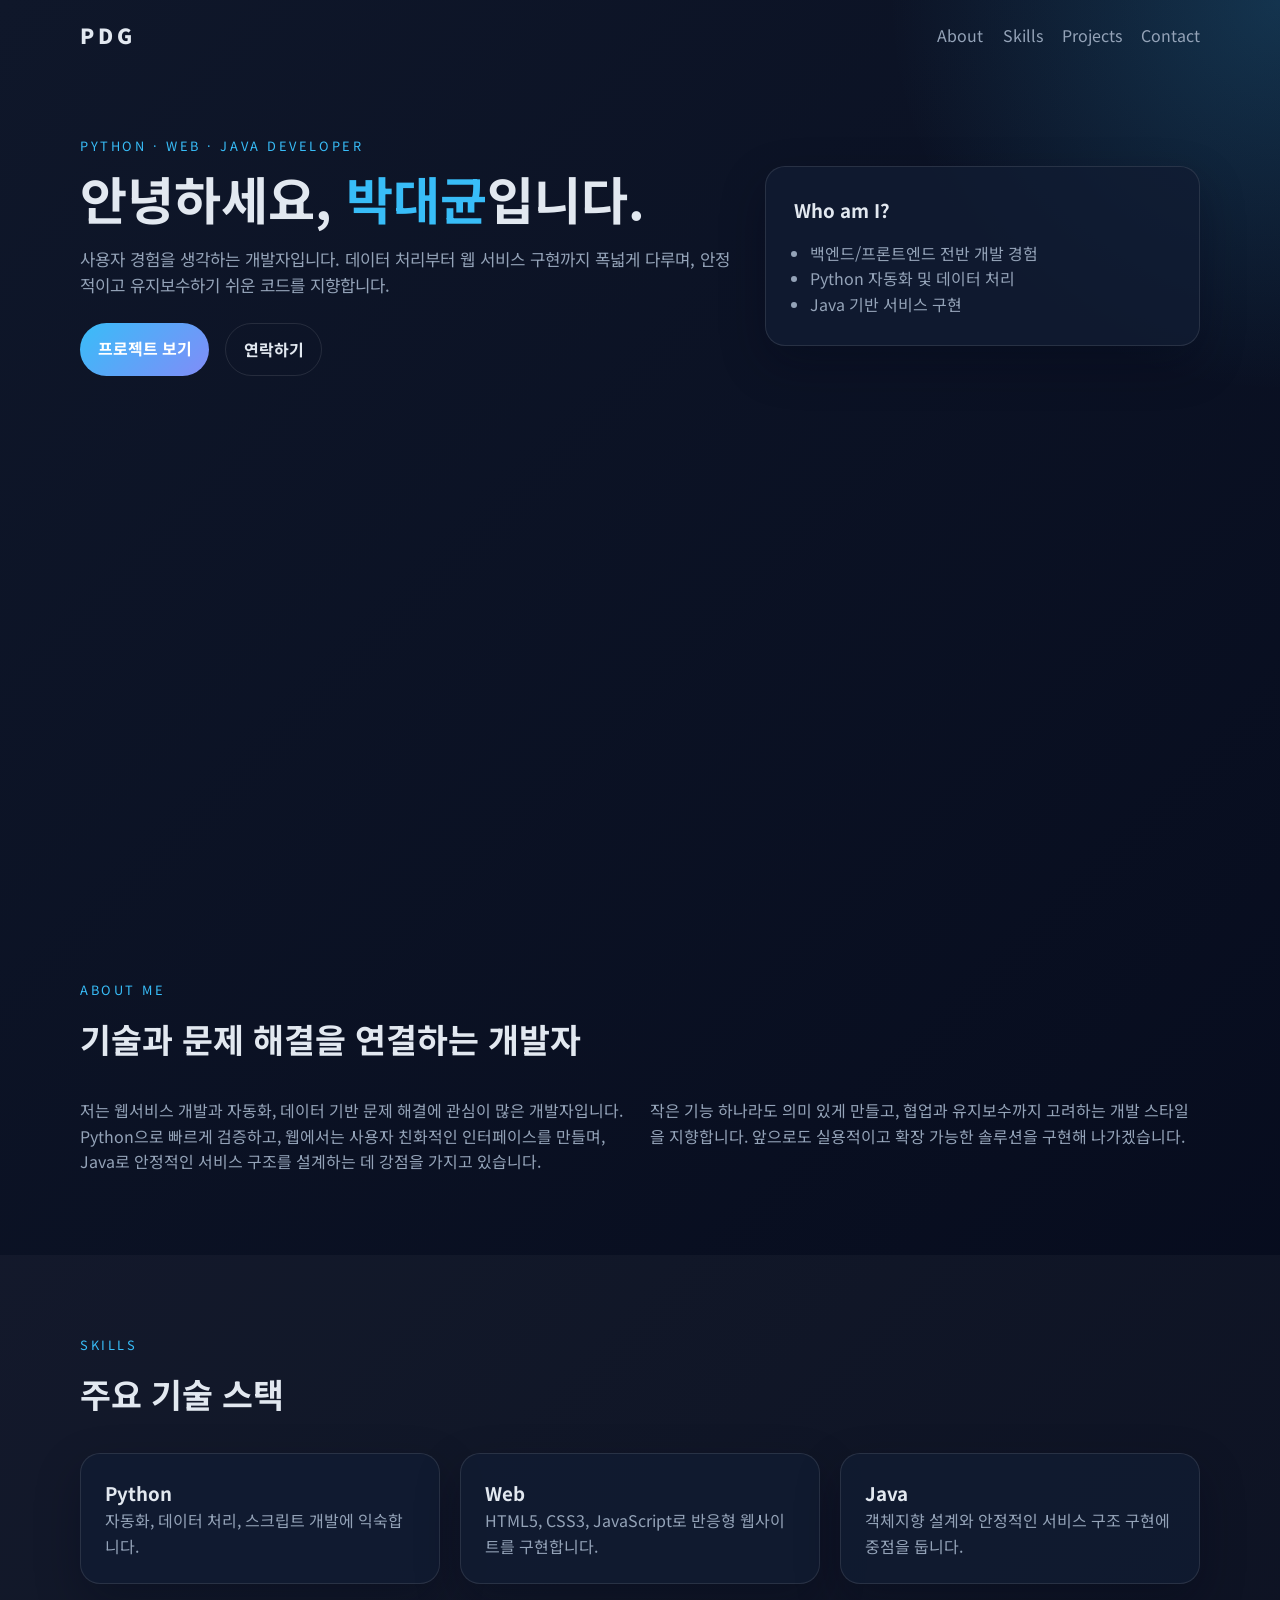
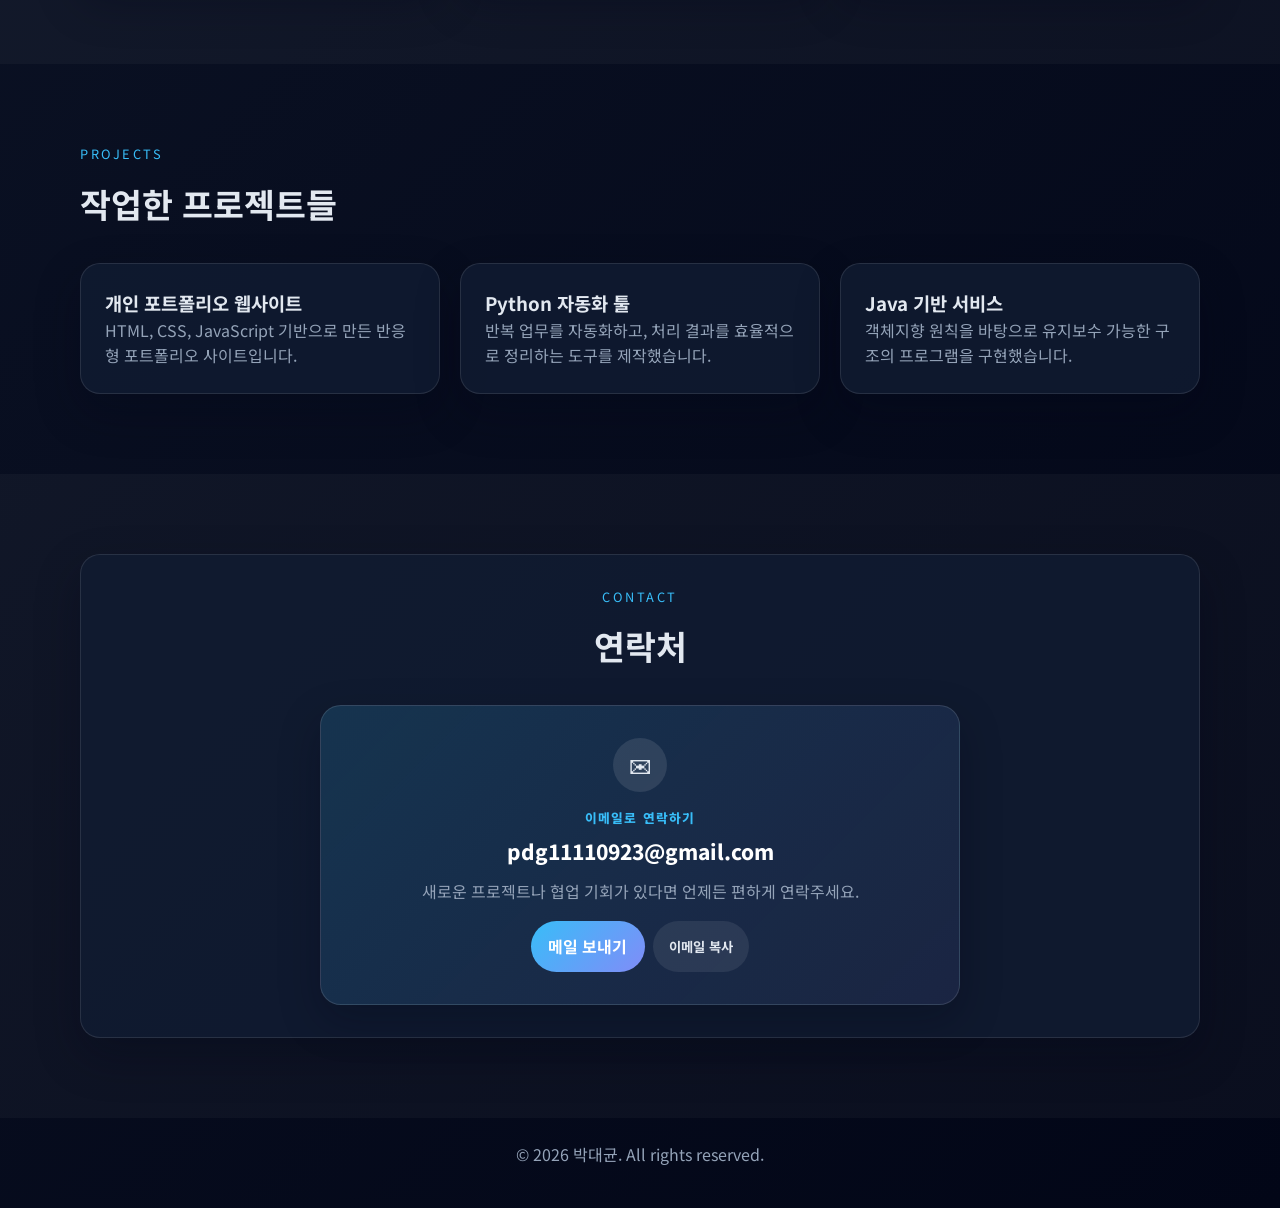
<file: DemoProfile/index.html>
<!DOCTYPE html>
<html lang="ko">
  <head>
    <meta charset="UTF-8" />
    <meta name="viewport" content="width=device-width, initial-scale=1.0" />
    <title>박대균 | Portfolio</title>
    <meta
      name="description"
      content="박대균의 개인 포트폴리오 웹사이트입니다. Python, Web, Java 기반 개발 경험을 소개합니다."
    />
    <link rel="preconnect" href="https://fonts.googleapis.com" />
    <link rel="preconnect" href="https://fonts.gstatic.com" crossorigin />
    <link
      href="https://fonts.googleapis.com/css2?family=Noto+Sans+KR:wght@400;500;700;900&display=swap"
      rel="stylesheet"
    />
    <link rel="stylesheet" href="styles.css" />
  </head>
  <body>
    <header class="hero">
      <nav class="nav container">
        <a href="#home" class="logo">PDG</a>
        <button class="nav-toggle" aria-label="메뉴 열기">
          <span></span>
          <span></span>
          <span></span>
        </button>
        <ul class="nav-links">
          <li><a href="#about">About</a></li>
          <li><a href="#skills">Skills</a></li>
          <li><a href="#projects">Projects</a></li>
          <li><a href="#contact">Contact</a></li>
        </ul>
      </nav>

      <section id="home" class="hero-content container">
        <div class="hero-text">
          <p class="eyebrow">Python · Web · Java Developer</p>
          <h1>안녕하세요, <span>박대균</span>입니다.</h1>
          <p class="intro">
            사용자 경험을 생각하는 개발자입니다. 데이터 처리부터 웹 서비스 구현까지
            폭넓게 다루며, 안정적이고 유지보수하기 쉬운 코드를 지향합니다.
          </p>
          <div class="hero-actions">
            <a href="#projects" class="btn btn-primary">프로젝트 보기</a>
            <a href="#contact" class="btn btn-secondary">연락하기</a>
          </div>
        </div>
        <div class="hero-card">
          <h3>Who am I?</h3>
          <ul>
            <li>백엔드/프론트엔드 전반 개발 경험</li>
            <li>Python 자동화 및 데이터 처리</li>
            <li>Java 기반 서비스 구현</li>
          </ul>
        </div>
      </section>
    </header>

    <main>
      <section id="about" class="section container">
        <div class="section-title">
          <p class="eyebrow">About Me</p>
          <h2>기술과 문제 해결을 연결하는 개발자</h2>
        </div>
        <div class="about-grid">
          <p>
            저는 웹서비스 개발과 자동화, 데이터 기반 문제 해결에 관심이 많은 개발자입니다.
            Python으로 빠르게 검증하고, 웹에서는 사용자 친화적인 인터페이스를 만들며,
            Java로 안정적인 서비스 구조를 설계하는 데 강점을 가지고 있습니다.
          </p>
          <p>
            작은 기능 하나라도 의미 있게 만들고, 협업과 유지보수까지 고려하는 개발 스타일을 지향합니다.
            앞으로도 실용적이고 확장 가능한 솔루션을 구현해 나가겠습니다.
          </p>
        </div>
      </section>

      <section id="skills" class="section section-alt">
        <div class="container">
          <div class="section-title">
            <p class="eyebrow">Skills</p>
            <h2>주요 기술 스택</h2>
          </div>
          <div class="skills-grid">
            <article class="card">
              <h3>Python</h3>
              <p>자동화, 데이터 처리, 스크립트 개발에 익숙합니다.</p>
            </article>
            <article class="card">
              <h3>Web</h3>
              <p>HTML5, CSS3, JavaScript로 반응형 웹사이트를 구현합니다.</p>
            </article>
            <article class="card">
              <h3>Java</h3>
              <p>객체지향 설계와 안정적인 서비스 구조 구현에 중점을 둡니다.</p>
            </article>
          </div>
        </div>
      </section>

      <section id="projects" class="section container">
        <div class="section-title">
          <p class="eyebrow">Projects</p>
          <h2>작업한 프로젝트들</h2>
        </div>
        <div class="projects-grid">
          <article class="project-card">
            <h3>개인 포트폴리오 웹사이트</h3>
            <p>HTML, CSS, JavaScript 기반으로 만든 반응형 포트폴리오 사이트입니다.</p>
          </article>
          <article class="project-card">
            <h3>Python 자동화 툴</h3>
            <p>반복 업무를 자동화하고, 처리 결과를 효율적으로 정리하는 도구를 제작했습니다.</p>
          </article>
          <article class="project-card">
            <h3>Java 기반 서비스</h3>
            <p>객체지향 원칙을 바탕으로 유지보수 가능한 구조의 프로그램을 구현했습니다.</p>
          </article>
        </div>
      </section>

      <section id="contact" class="section section-alt">
        <div class="container contact-box">
          <div class="section-title">
            <p class="eyebrow">Contact</p>
            <h2>연락처</h2>
          </div>
          <div class="contact-card">
            <div class="contact-icon">✉</div>
            <p class="contact-label">이메일로 연락하기</p>
            <a href="mailto:pdg11110923@gmail.com" class="contact-email">
              pdg11110923@gmail.com
            </a>
            <p class="contact-text">
              새로운 프로젝트나 협업 기회가 있다면 언제든 편하게 연락주세요.
            </p>
            <div class="contact-actions">
              <a href="mailto:pdg11110923@gmail.com" class="btn btn-primary">메일 보내기</a>
              <button type="button" class="btn btn-secondary copy-btn" data-email="pdg11110923@gmail.com">
                이메일 복사
              </button>
            </div>
          </div>
        </div>
      </section>
    </main>

    <footer class="footer">
      <div class="container footer-content">
        <p>© <span id="year"></span> 박대균. All rights reserved.</p>
      </div>
    </footer>

    <script src="script.js"></script>
  </body>
</html>
</file>
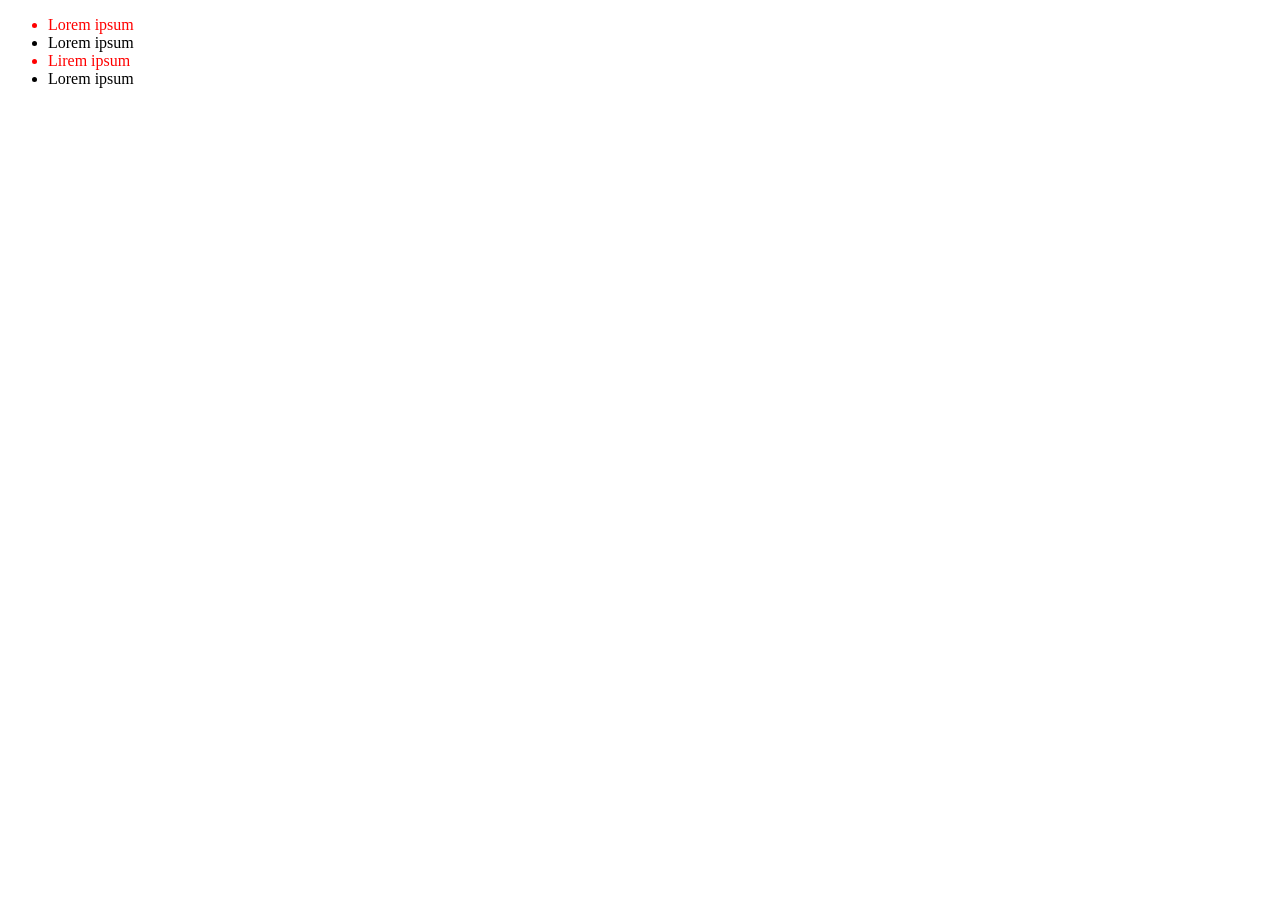
<file: Chap09_Selector.html>
﻿<!DOCTYPE html>
<html xmlns="http://www.w3.org/1999/xhtml">
<head>
<meta http-equiv="Content-Type" content="text/html; charset=utf-8"/>
    <title></title>
    <style>
        /* class 속성으로 select를 가지는 태그의 color속성을  red로 지정한다 */
        .select {
            color: red;
        } 
    </style>
</head>
<body>
    <ul>
        <li class="select">Lorem ipsum</li>
        <li>Lorem ipsum</li>
        <li class="select">Lirem ipsum</li>
        <li>Lorem ipsum</li>
    </ul>
</body>
</html>
</file>
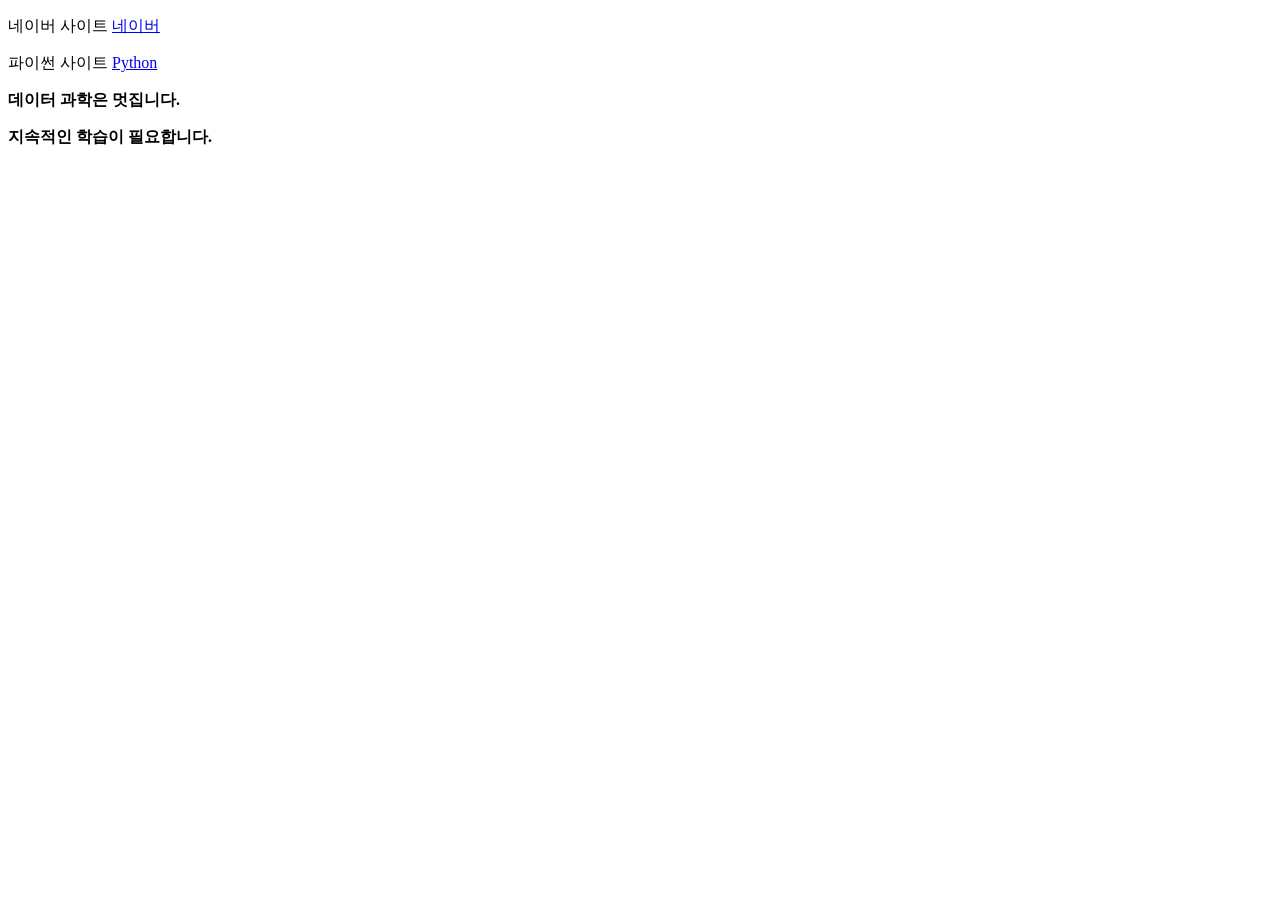
<file: Chap09_test.html>
<!DOCTYPE html>
<html>
    <head>
        <title>
            아주 쉬운 HTML문서 샘플입니다.
        </title>
    </head>
    <body>
        <div>
            <p class="inner-text" id="first">
                네이버 사이트
                <a href="http://www.naver.com" id="credu">
                네이버
                </a>
            </p>
            <p class="inner-text">
                파이썬 사이트
                <a href="https://www.python.org" id="python">
                Python 
                </a>
            </p>
        </div>
        <p class="outer-text" id="second">
            <b>
                데이터 과학은 멋집니다.
            </b>
        </p>
        <p class="outer-text">
            <b>
                지속적인 학습이 필요합니다. 
            </b>
        </p>
    </body>
</html>
</file>
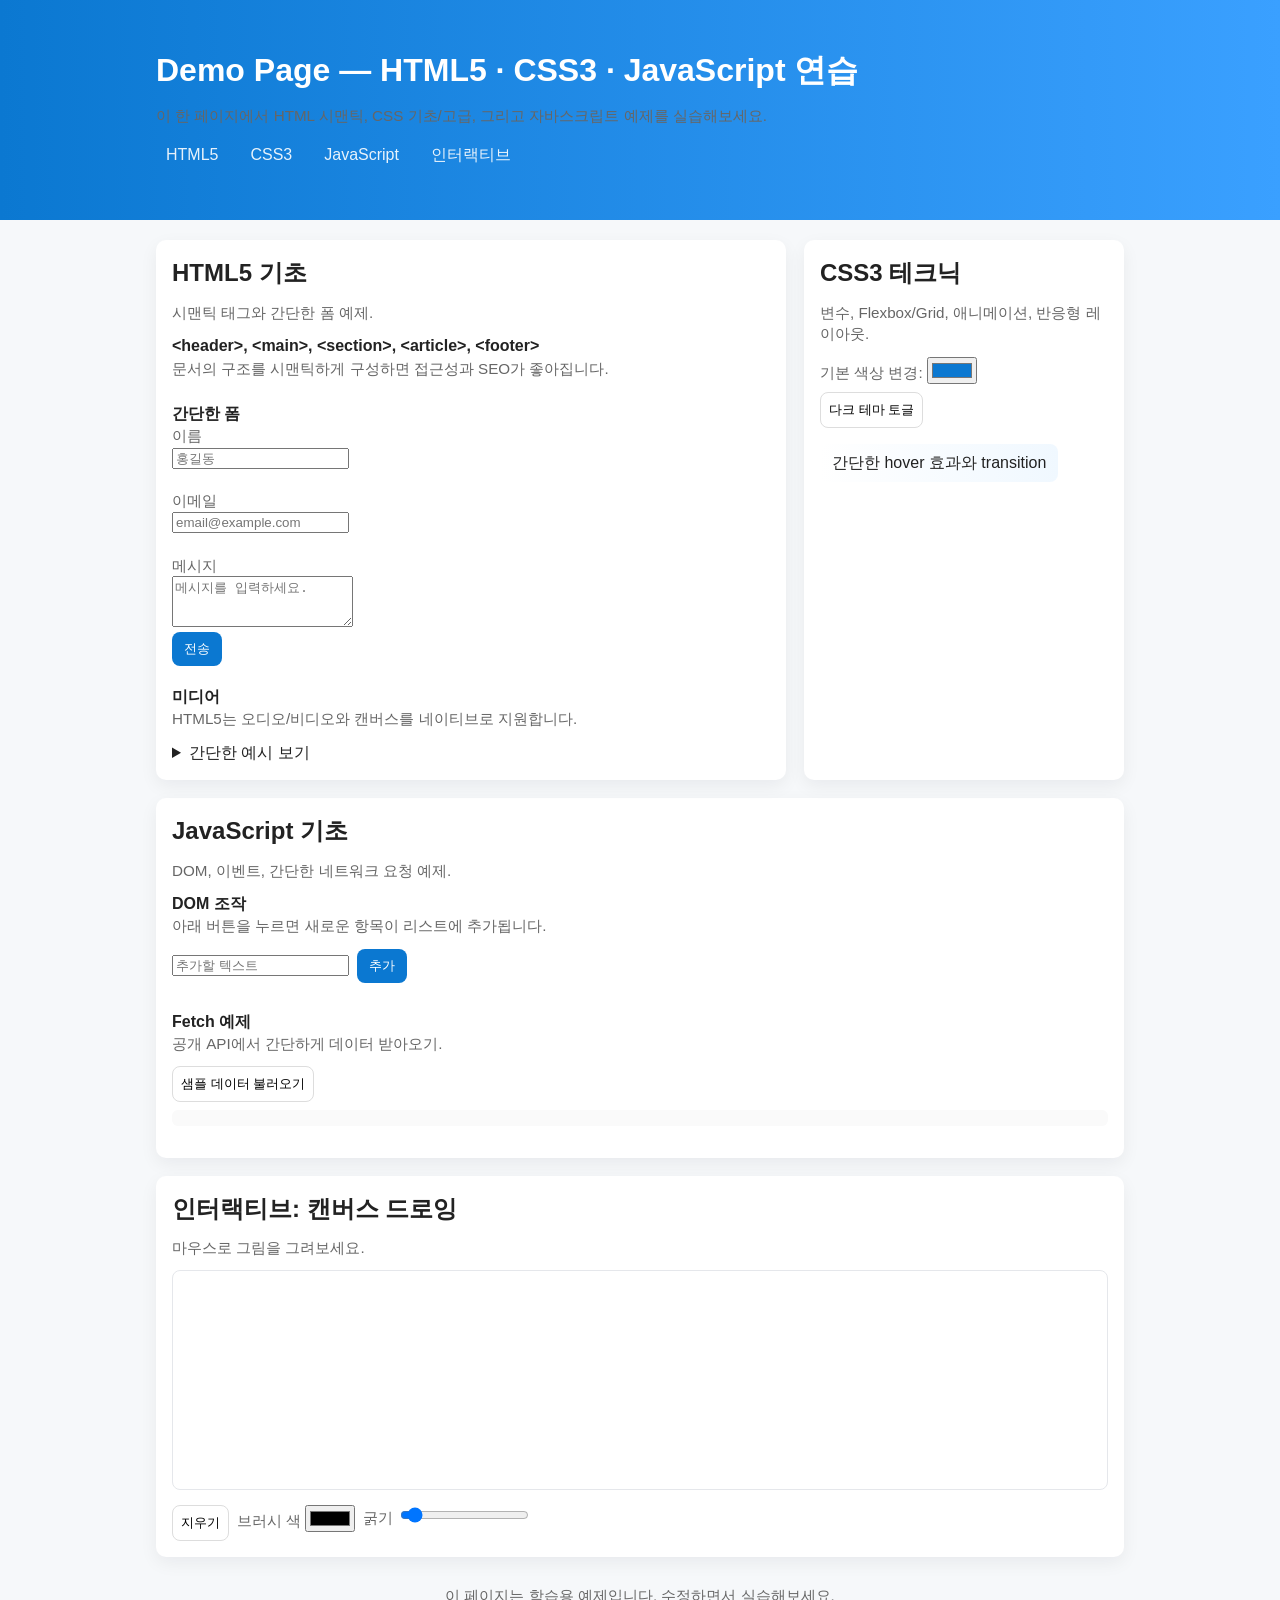
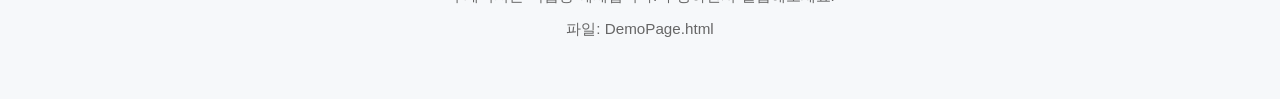
<file: DemoPage.html>
<!doctype html>
<html lang="ko">
<head>
  <meta charset="utf-8">
  <meta name="viewport" content="width=device-width,initial-scale=1">
  <title>Demo Page — HTML5 · CSS3 · JavaScript 연습</title>
  <style>
    :root{
      --bg:#f6f8fa;
      --card:#ffffff;
      --primary:#0b78d1;
      --text:#222;
      --muted:#666;
    }
    *{box-sizing:border-box}
    body{font-family:Inter,Segoe UI,Arial,sans-serif;margin:0;background:var(--bg);color:var(--text);line-height:1.4}
    header{background:linear-gradient(90deg,var(--primary),#3aa0ff);color:#fff;padding:28px 16px}
    .container{max-width:1000px;margin:20px auto;padding:0 16px}
    nav{display:flex;gap:12px;flex-wrap:wrap}
    nav a{color:rgba(255,255,255,0.95);text-decoration:none;padding:6px 10px;border-radius:6px;opacity:0.95}
    nav a:hover{opacity:1;filter:brightness(1.06)}
    .grid{display:grid;grid-template-columns:1fr 320px;gap:18px}
    .card{background:var(--card);padding:16px;border-radius:10px;box-shadow:0 6px 18px rgba(12,20,30,0.06)}
    h1,h2{margin:0 0 12px 0}
    p{margin:0 0 12px}
    .small{color:var(--muted);font-size:0.95rem}
    .section-list{display:grid;gap:12px;margin-top:12px}

    /* Buttons & form */
    .btn{background:var(--primary);color:#fff;padding:8px 12px;border-radius:8px;border:0;cursor:pointer}
    .muted{background:transparent;border:1px solid #ddd;padding:8px;border-radius:8px}

    /* Responsive */
    @media(max-width:880px){
      .grid{grid-template-columns:1fr}
    }

    /* Small demo animation */
    .pulse{display:inline-block;padding:8px 12px;border-radius:8px;background:linear-gradient(90deg,#fff, #f0f8ff);transition:transform .2s}
    .pulse:hover{transform:scale(1.03)}

    /* Canvas area */
    #drawCanvas{width:100%;height:220px;border-radius:8px;border:1px solid #e5e7eb;background:#fff}

    footer{margin:28px 0 60px;color:var(--muted);text-align:center}
  </style>
</head>
<body>
  <header>
    <div class="container">
      <h1>Demo Page — HTML5 · CSS3 · JavaScript 연습</h1>
      <p class="small">이 한 페이지에서 HTML 시맨틱, CSS 기초/고급, 그리고 자바스크립트 예제를 실습해보세요.</p>
      <nav>
        <a href="#html">HTML5</a>
        <a href="#css">CSS3</a>
        <a href="#js">JavaScript</a>
        <a href="#interactive">인터랙티브</a>
      </nav>
    </div>
  </header>

  <main class="container" id="main">
    <div class="grid">
      <section class="card" id="html">
        <h2>HTML5 기초</h2>
        <p class="small">시맨틱 태그와 간단한 폼 예제.</p>

        <article class="section-list">
          <div>
            <strong>&lt;header&gt;, &lt;main&gt;, &lt;section&gt;, &lt;article&gt;, &lt;footer&gt;</strong>
            <p class="small">문서의 구조를 시맨틱하게 구성하면 접근성과 SEO가 좋아집니다.</p>
          </div>

          <div>
            <strong>간단한 폼</strong>
            <form id="contact" class="small">
              <label>이름<br><input name="name" placeholder="홍길동" required></label><br><br>
              <label>이메일<br><input name="email" type="email" placeholder="email@example.com" required></label><br><br>
              <label>메시지<br><textarea name="msg" rows="3" placeholder="메시지를 입력하세요."></textarea></label><br>
              <button class="btn" type="submit">전송</button>
            </form>
            <div id="contactResult" class="small" style="margin-top:8px;color:var(--muted)"></div>
          </div>

          <div>
            <strong>미디어</strong>
            <p class="small">HTML5는 오디오/비디오와 캔버스를 네이티브로 지원합니다.</p>
            <details>
              <summary>간단한 예시 보기</summary>
              <video controls width="100%" style="max-width:420px;margin-top:8px">
                <source src="https://interactive-examples.mdn.mozilla.net/media/cc0-videos/flower.mp4" type="video/mp4">
                브라우저가 비디오 태그를 지원하지 않습니다.
              </video>
            </details>
          </div>
        </article>
      </section>

      <aside class="card" id="css">
        <h2>CSS3 테크닉</h2>
        <p class="small">변수, Flexbox/Grid, 애니메이션, 반응형 레이아웃.</p>

        <div style="display:flex;gap:8px;flex-direction:column">
          <div>
            <label class="small">기본 색상 변경: <input type="color" id="primaryColor" value="#0b78d1"></label>
          </div>
          <div>
            <button id="toggleTheme" class="muted">다크 테마 토글</button>
          </div>
          <div style="margin-top:8px">
            <div class="pulse">간단한 hover 효과와 transition</div>
          </div>
        </div>
      </aside>
    </div>

    <section class="card" id="js" style="margin-top:18px">
      <h2>JavaScript 기초</h2>
      <p class="small">DOM, 이벤트, 간단한 네트워크 요청 예제.</p>

      <div class="section-list">
        <div>
          <strong>DOM 조작</strong>
          <p class="small">아래 버튼을 누르면 새로운 항목이 리스트에 추가됩니다.</p>
          <div style="display:flex;gap:8px;align-items:center">
            <input id="itemText" placeholder="추가할 텍스트">
            <button id="addItem" class="btn">추가</button>
          </div>
          <ul id="items" style="margin-top:8px"></ul>
        </div>

        <div>
          <strong>Fetch 예제</strong>
          <p class="small">공개 API에서 간단하게 데이터 받아오기.</p>
          <button id="loadTodo" class="muted">샘플 데이터 불러오기</button>
          <pre id="todoResult" class="small" style="white-space:pre-wrap;margin-top:8px;background:#fafafa;padding:8px;border-radius:6px"></pre>
        </div>
      </div>
    </section>

    <section class="card" id="interactive" style="margin-top:18px">
      <h2>인터랙티브: 캔버스 드로잉</h2>
      <p class="small">마우스로 그림을 그려보세요.</p>
      <canvas id="drawCanvas"></canvas>
      <div style="margin-top:8px;display:flex;gap:8px">
        <button id="clearCanvas" class="muted">지우기</button>
        <label class="small">브러시 색 <input type="color" id="brushColor" value="#000000"></label>
        <label class="small">굵기 <input id="brushSize" type="range" min="1" max="30" value="3"></label>
      </div>
    </section>

    <footer>
      <p class="small">이 페이지는 학습용 예제입니다. 수정하면서 실습해보세요.</p>
      <p class="small">파일: DemoPage.html</p>
    </footer>
  </main>

  <script>
    // 폼 전송 처리 (preventDefault를 사용해 실제 네트워크 요청 없이 처리)
    document.getElementById('contact').addEventListener('submit', function(e){
      e.preventDefault();
      const f=new FormData(e.target);
      const name=f.get('name');
      const email=f.get('email');
      document.getElementById('contactResult').textContent = `감사합니다, ${name}님. (이메일: ${email})`;
      e.target.reset();
    });

    // CSS 변수 조작: 색 선택기
    const primaryColorInput = document.getElementById('primaryColor');
    primaryColorInput.addEventListener('input', e=>{
      document.documentElement.style.setProperty('--primary', e.target.value);
    });

    // 다크 테마 토글 (간단 구현)
    document.getElementById('toggleTheme').addEventListener('click', ()=>{
      const root = document.documentElement;
      const bg = getComputedStyle(root).getPropertyValue('--bg').trim();
      if(bg === '#f6f8fa'){
        root.style.setProperty('--bg','#0f1724');
        root.style.setProperty('--card','#0b1220');
        root.style.setProperty('--text','#e6eef8');
        root.style.setProperty('--muted','#9fb0c9');
      } else {
        root.style.setProperty('--bg','#f6f8fa');
        root.style.setProperty('--card','#ffffff');
        root.style.setProperty('--text','#222');
        root.style.setProperty('--muted','#666');
      }
    });

    // DOM 추가 예제
    const items = document.getElementById('items');
    document.getElementById('addItem').addEventListener('click', ()=>{
      const text = document.getElementById('itemText').value.trim();
      if(!text) return;
      const li = document.createElement('li');
      li.textContent = text;
      li.style.padding='6px 0';
      items.appendChild(li);
      document.getElementById('itemText').value='';
    });

    // Fetch 예제 (공개 샘플 API)
    document.getElementById('loadTodo').addEventListener('click', async ()=>{
      const out = document.getElementById('todoResult');
      out.textContent = '로딩 중...';
      try{
        const res = await fetch('https://jsonplaceholder.typicode.com/todos/1');
        const data = await res.json();
        out.textContent = JSON.stringify(data, null, 2);
      }catch(err){
        out.textContent = '오류: '+err;
      }
    });

    // Canvas 드로잉
    const canvas = document.getElementById('drawCanvas');
    const ctx = canvas.getContext('2d');
    function resizeCanvas(){
      const ratio = window.devicePixelRatio||1;
      const w = canvas.clientWidth;
      const h = 220; // 고정 높이
      canvas.width = Math.floor(w*ratio);
      canvas.height = Math.floor(h*ratio);
      canvas.style.height = h+'px';
      ctx.scale(ratio, ratio);
      ctx.lineCap = 'round';
    }
    resizeCanvas();
    window.addEventListener('resize', resizeCanvas);

    let drawing=false;
    let lastPos={x:0,y:0};
    const brushColor = document.getElementById('brushColor');
    const brushSize = document.getElementById('brushSize');

    function getPos(evt){
      const rect = canvas.getBoundingClientRect();
      return {x:evt.clientX-rect.left, y:evt.clientY-rect.top};
    }

    canvas.addEventListener('mousedown', e=>{drawing=true; lastPos=getPos(e)});
    canvas.addEventListener('mouseup', ()=>{drawing=false});
    canvas.addEventListener('mouseleave', ()=>{drawing=false});
    canvas.addEventListener('mousemove', e=>{
      if(!drawing) return;
      const p = getPos(e);
      ctx.strokeStyle = brushColor.value;
      ctx.lineWidth = brushSize.value;
      ctx.beginPath();
      ctx.moveTo(lastPos.x, lastPos.y);
      ctx.lineTo(p.x, p.y);
      ctx.stroke();
      lastPos = p;
    });

    document.getElementById('clearCanvas').addEventListener('click', ()=>{
      ctx.clearRect(0,0,canvas.width,canvas.height);
    });

    // 초기 설명을 콘솔에 출력
    console.log('DemoPage ready — HTML/CSS/JS 예제');
  </script>
</body>
</html>
</file>
<file: DemoProfile/styles.css>
:root {
  --bg: #0f172a;
  --surface: #111c33;
  --surface-2: #1e293b;
  --text: #e2e8f0;
  --muted: #94a3b8;
  --accent: #38bdf8;
  --accent-2: #818cf8;
  --border: rgba(255, 255, 255, 0.1);
}

* {
  box-sizing: border-box;
  margin: 0;
  padding: 0;
}

html {
  scroll-behavior: smooth;
}

body {
  font-family: 'Noto Sans KR', sans-serif;
  background: linear-gradient(135deg, var(--bg), #020617);
  color: var(--text);
  line-height: 1.6;
}

img {
  max-width: 100%;
}

.container {
  width: min(1120px, calc(100% - 2rem));
  margin: 0 auto;
}

.hero {
  min-height: 100vh;
  background: radial-gradient(circle at top right, rgba(56, 189, 248, 0.2), transparent 25%);
}

.nav {
  display: flex;
  justify-content: space-between;
  align-items: center;
  padding: 1.2rem 0;
}

.logo {
  font-size: 1.3rem;
  font-weight: 900;
  color: var(--text);
  text-decoration: none;
  letter-spacing: 0.2em;
}

.nav-links {
  display: flex;
  gap: 1.2rem;
  list-style: none;
}

.nav-links a {
  color: var(--muted);
  text-decoration: none;
  transition: color 0.2s ease;
}

.nav-links a:hover {
  color: var(--text);
}

.nav-toggle {
  display: none;
  background: transparent;
  border: 0;
  cursor: pointer;
}

.nav-toggle span {
  display: block;
  width: 24px;
  height: 2px;
  background: var(--text);
  margin: 5px 0;
}

.hero-content {
  display: grid;
  grid-template-columns: 1.2fr 0.8fr;
  gap: 2rem;
  align-items: center;
  padding: 4rem 0 5rem;
}

.eyebrow {
  color: var(--accent);
  text-transform: uppercase;
  letter-spacing: 0.2em;
  font-size: 0.8rem;
  margin-bottom: 0.75rem;
}

.hero h1 {
  font-size: clamp(2rem, 4vw, 3.4rem);
  line-height: 1.2;
  margin-bottom: 1rem;
}

.hero h1 span {
  color: var(--accent);
}

.intro {
  font-size: 1.05rem;
  color: var(--muted);
  max-width: 650px;
  margin-bottom: 1.5rem;
}

.hero-actions {
  display: flex;
  gap: 1rem;
  flex-wrap: wrap;
}

.btn {
  display: inline-block;
  padding: 0.8rem 1.1rem;
  border-radius: 999px;
  text-decoration: none;
  font-weight: 700;
  transition: transform 0.2s ease, background 0.2s ease;
}

.btn:hover {
  transform: translateY(-2px);
}

.btn-primary {
  background: linear-gradient(135deg, var(--accent), var(--accent-2));
  color: white;
}

.btn-secondary {
  border: 1px solid var(--border);
  color: var(--text);
}

.hero-card,
.card,
.project-card,
.contact-box {
  background: rgba(17, 28, 51, 0.8);
  border: 1px solid var(--border);
  border-radius: 1.25rem;
  box-shadow: 0 18px 45px rgba(2, 6, 23, 0.3);
}

.hero-card {
  padding: 1.75rem;
}

.hero-card h3 {
  margin-bottom: 1rem;
}

.hero-card ul {
  padding-left: 1rem;
  color: var(--muted);
}

.section {
  padding: 5rem 0;
}

.section-alt {
  background: rgba(255, 255, 255, 0.03);
}

.section-title {
  margin-bottom: 2rem;
}

.section-title h2 {
  font-size: clamp(1.5rem, 3vw, 2.1rem);
}

.about-grid,
.skills-grid,
.projects-grid {
  display: grid;
  gap: 1.25rem;
}

.about-grid {
  grid-template-columns: repeat(2, minmax(0, 1fr));
}

.about-grid p,
.card p,
.project-card p,
.contact-text {
  color: var(--muted);
}

.skills-grid {
  grid-template-columns: repeat(3, minmax(0, 1fr));
}

.projects-grid {
  grid-template-columns: repeat(3, minmax(0, 1fr));
}

.card,
.project-card {
  padding: 1.5rem;
}

.contact-box {
  padding: 2rem;
  text-align: center;
}

.contact-card {
  max-width: 640px;
  width: 100%;
  padding: 2rem 1.6rem;
  margin: 0 auto;
  border: 1px solid rgba(255, 255, 255, 0.12);
  border-radius: 1.3rem;
  background: linear-gradient(135deg, rgba(56, 189, 248, 0.16), rgba(129, 140, 248, 0.1));
  box-shadow: 0 16px 40px rgba(2, 6, 23, 0.28);
}

.contact-icon {
  width: 54px;
  height: 54px;
  margin: 0 auto 1rem;
  border-radius: 50%;
  display: grid;
  place-items: center;
  font-size: 1.4rem;
  background: rgba(255, 255, 255, 0.1);
}

.contact-label {
  color: var(--accent);
  font-weight: 800;
  margin-bottom: 0.4rem;
  letter-spacing: 0.08em;
  text-transform: uppercase;
  font-size: 0.8rem;
}

.contact-email {
  display: inline-block;
  font-size: clamp(1.05rem, 1.9vw, 1.3rem);
  font-weight: 800;
  color: white;
  text-decoration: none;
  margin-bottom: 0.7rem;
}

.contact-email:hover {
  color: var(--accent);
}

.contact-text {
  margin-bottom: 1rem;
  color: var(--muted);
}

.contact-actions {
  display: flex;
  justify-content: center;
  gap: 0.55rem;
  flex-wrap: wrap;
  margin-top: 0.2rem;
}

.copy-btn {
  cursor: pointer;
  font-family: inherit;
  padding: 0.8rem 1rem;
  border: 0;
  background: rgba(255, 255, 255, 0.08);
  color: var(--text);
}

.footer {
  padding: 1.5rem 0 2.5rem;
  color: var(--muted);
  text-align: center;
}

@media (max-width: 768px) {
  .nav-toggle {
    display: block;
  }

  .nav-links {
    position: absolute;
    top: 70px;
    right: 1rem;
    flex-direction: column;
    background: var(--surface);
    padding: 1rem;
    border: 1px solid var(--border);
    border-radius: 0.8rem;
    display: none;
  }

  .nav-links.active {
    display: flex;
  }

  .hero-content,
  .about-grid,
  .skills-grid,
  .projects-grid {
    grid-template-columns: 1fr;
  }
}
</file>
